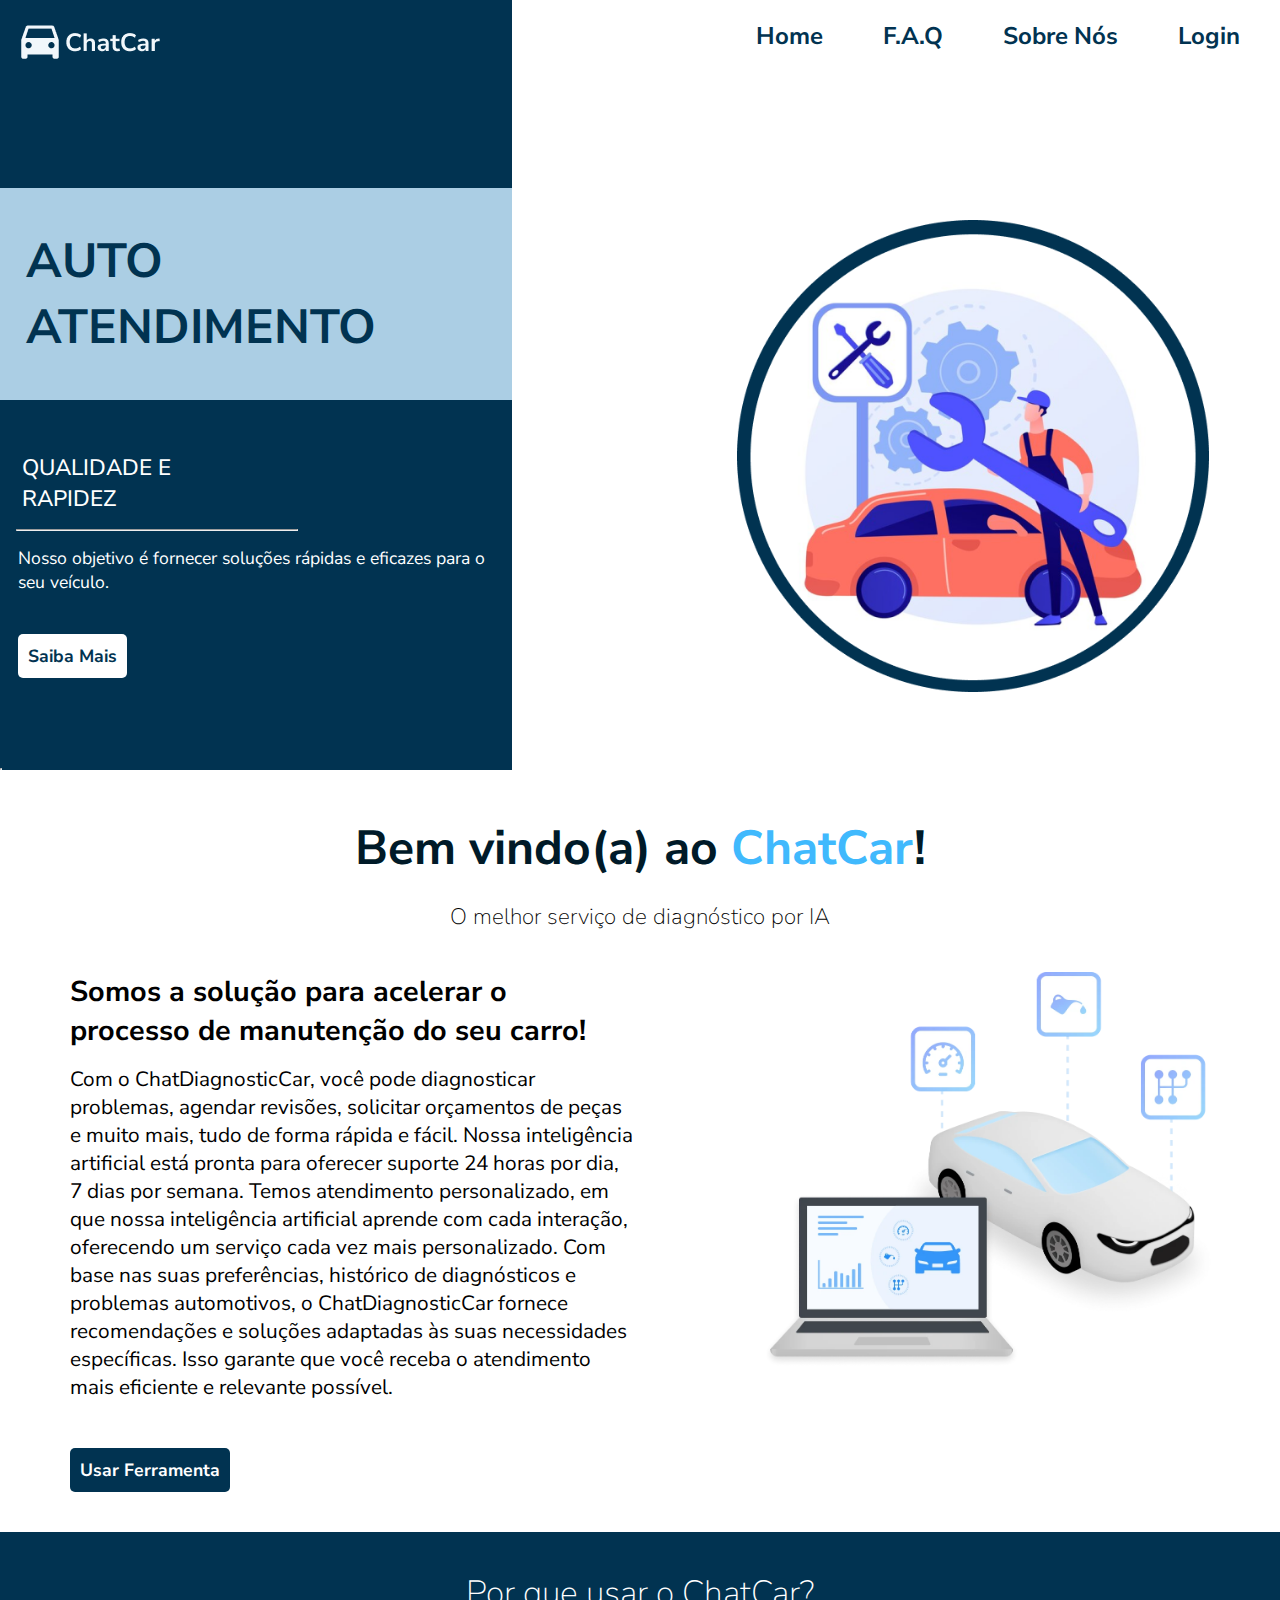
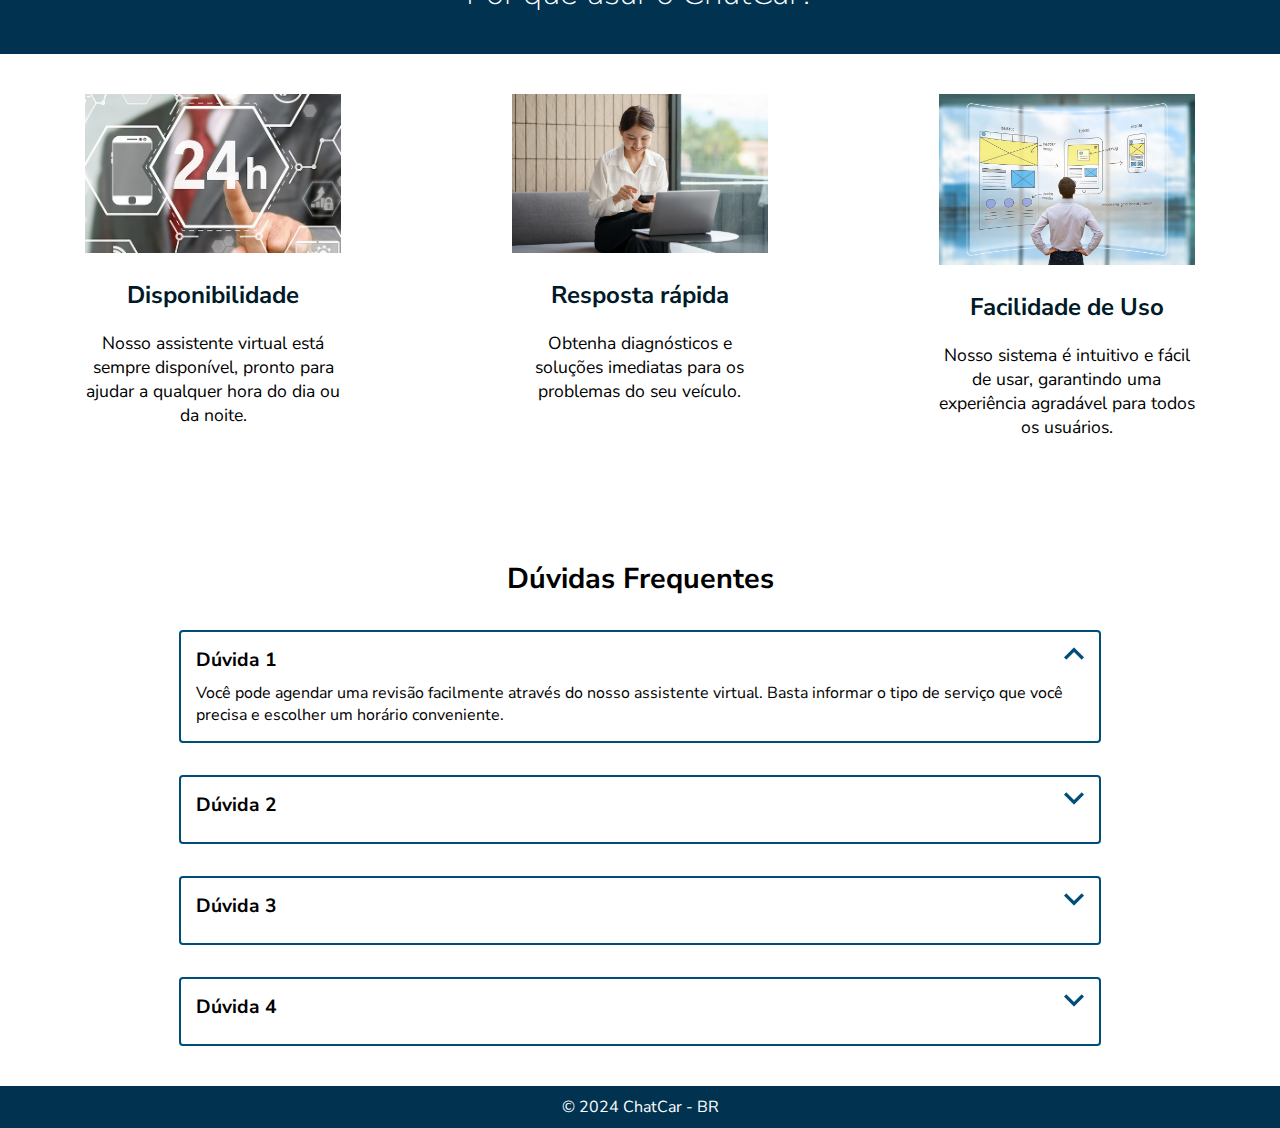
<file: index.html>
<!DOCTYPE html>
<html lang="pt-br">

<head>
    <meta charset="UTF-8">
    <meta name="viewport" content="width=device-width, initial-scale=1.0">
    <link rel="stylesheet" href="css/style.css">
    <title>Home</title>
</head>

<body>
    <div class="container">
        <header>
            <nav>
                <div class="menu-hamburger">
                    <img id="logocarro" src="img/logocelular.png" alt="logo" class="mostrar">
                    <button id="hamburger-menu" class="hamburger">
                        ☰
                    </button>
                </div>
                <ul id="nav-links" class="nav-links">
                    <button class="mostrar" id="close-menu" class="close-menu">✖</button>
                    <li><a href="index.html">Home</a></li>
                    <li><a href="index.html#duvidas">F.A.Q</a></li>
                    <li><a href="html/sobre-nos.html">Sobre Nós</a></li>
                    <li><a href="html/login.html">Login</a></li>
                </ul>
            </nav>
            <h1>Diagnóstico automotivo</h1>
        </header>
        <section class="texto_apresentacao">
            <h2 id="titulo" class="mostrar">Auto Atendimento</h2>
            <img id="logoprincipal" class="esconder" src="img/Logo-home.png" alt="logo">
            <div class="h2 esconder">
                <h2 class="esconder">Auto Atendimento</h2>
            </div>
            <h3 class="esconder">Qualidade e <br>Rapidez</h3>
            <hr class="esconder">
            <p class="esconder">Nosso objetivo é fornecer soluções rápidas e eficazes para o seu veículo.</p>
            <a class="esconder" href="#bem-vindo">Saiba Mais</a>
            <hr class="esconder" id="espacinho">
        </section>
        <section class="banner">
            <img src="img/vetor.png" alt="homem fazendo manutenção de carro - imagem ilustrativa">
        </section>
        <section class="omg">
            <h3 class="mostrar">Qualidade e <br>Rapidez</h3>
            <hr class="mostrar">
            <p class="mostrar">Nosso objetivo é fornecer soluções rápidas e eficazes para o seu veículo.</p>
            <a class="mostrar" id="botaoSaibaMais" href="#bem-vindo">Saiba Mais</a>
        </section>
    </div>

    <main id="bem-vindo" class="container2">
        <section class="titulo_bemvindo">
            <h2>Bem vindo(a) ao <span>ChatCar</span>!</h2>
        </section>
        <section class="subtitulo_bemvindo">
            <h3>O melhor serviço de diagnóstico por IA</h3>
        </section>
        <section class="conteudo_descricao">
            <h4>Somos a solução para acelerar o processo de manutenção do seu carro!</h4>
            <p>Com o ChatDiagnosticCar, você pode diagnosticar problemas, agendar revisões, solicitar orçamentos de peças e muito mais, tudo de forma rápida e fácil. Nossa inteligência artificial está pronta para oferecer suporte 24 horas por dia, 7 dias por semana. Temos atendimento personalizado, em que nossa inteligência artificial aprende com cada interação, oferecendo um serviço cada vez mais personalizado. Com base nas suas preferências, histórico de diagnósticos e problemas automotivos, o ChatDiagnosticCar fornece recomendações e soluções adaptadas às suas necessidades específicas. Isso garante que você receba o atendimento mais eficiente e relevante possível.</p>
            <div class="center">
                <a target="_blank" href="html/chatbot.html">Usar Ferramenta</a>
            </div>
        </section>
        <section class="img_apresentacao">
            <img id="img_apre" src="img/automacao.png" alt="imagem">
        </section>
    </main>

    <main class="container3">
        <section class="titulo_motivo">
            <h2>Por que usar o ChatCar?</h2>
        </section>
        <section class="conteudo_motivo1">
            <img src="img/disponibilidade.jpg" alt="imagem exemplo">
            <h3>Disponibilidade</h3>
            <p>Nosso assistente virtual está sempre disponível, pronto para ajudar a qualquer hora do dia ou da noite.</p>
        </section>
        <section class="conteudo_motivo2">
            <img src="img/resposta-rapida.png" alt="imagem exemplo 2">
            <h3>Resposta rápida</h3>
            <p>Obtenha diagnósticos e soluções imediatas para os problemas do seu veículo.</p>
        </section>
        <section class="conteudo_motivo3">
            <img src="img/facilidade-uso.jpg" alt="imagem exemplo 3">
            <h3>Facilidade de Uso</h3>
            <p>Nosso sistema é intuitivo e fácil de usar, garantindo uma experiência agradável para todos os usuários.</p>
        </section>
    </main>

    <main id="duvidas" class="faq">
        <section class="conteudoFAQ">
            <h2>Dúvidas Frequentes</h2>
            <section>
                <div class="duvidaFAQ">
                    <h3>Dúvida 1</h3>
                    <img src="img/expand_less.png" alt="seta para cima">
                </div>
                <p>Você pode agendar uma revisão facilmente através do nosso assistente virtual. Basta informar o tipo de serviço que você precisa e escolher um horário conveniente.</p>
            </section>
            <section>
                <div class="duvidaFAQ">
                    <h3>Dúvida 2</h3>
                    <img src="img/expand_more.png" alt="seta para cima">
                </div>
            </section>
            <section>
                <div class="duvidaFAQ">
                    <h3>Dúvida 3</h3>
                    <img src="img/expand_more.png" alt="seta para cima">
                </div>
            </section>
            <section>
                <div class="duvidaFAQ">
                    <h3>Dúvida 4</h3>
                    <img src="img/expand_more.png" alt="seta para cima">
                </div>
            </section>
        </section>
    </main>
    <footer>
        <p>© 2024 ChatCar - BR</p>
    </footer>
    <script>
        document.getElementById('hamburger-menu').addEventListener('click', function () {
            var navLinks = document.getElementById('nav-links');
            navLinks.classList.add('active');
        });

        document.getElementById('close-menu').addEventListener('click', function () {
            var navLinks = document.getElementById('nav-links');
            navLinks.classList.remove('active');
        });
    </script>
</body>

</html>
</file>
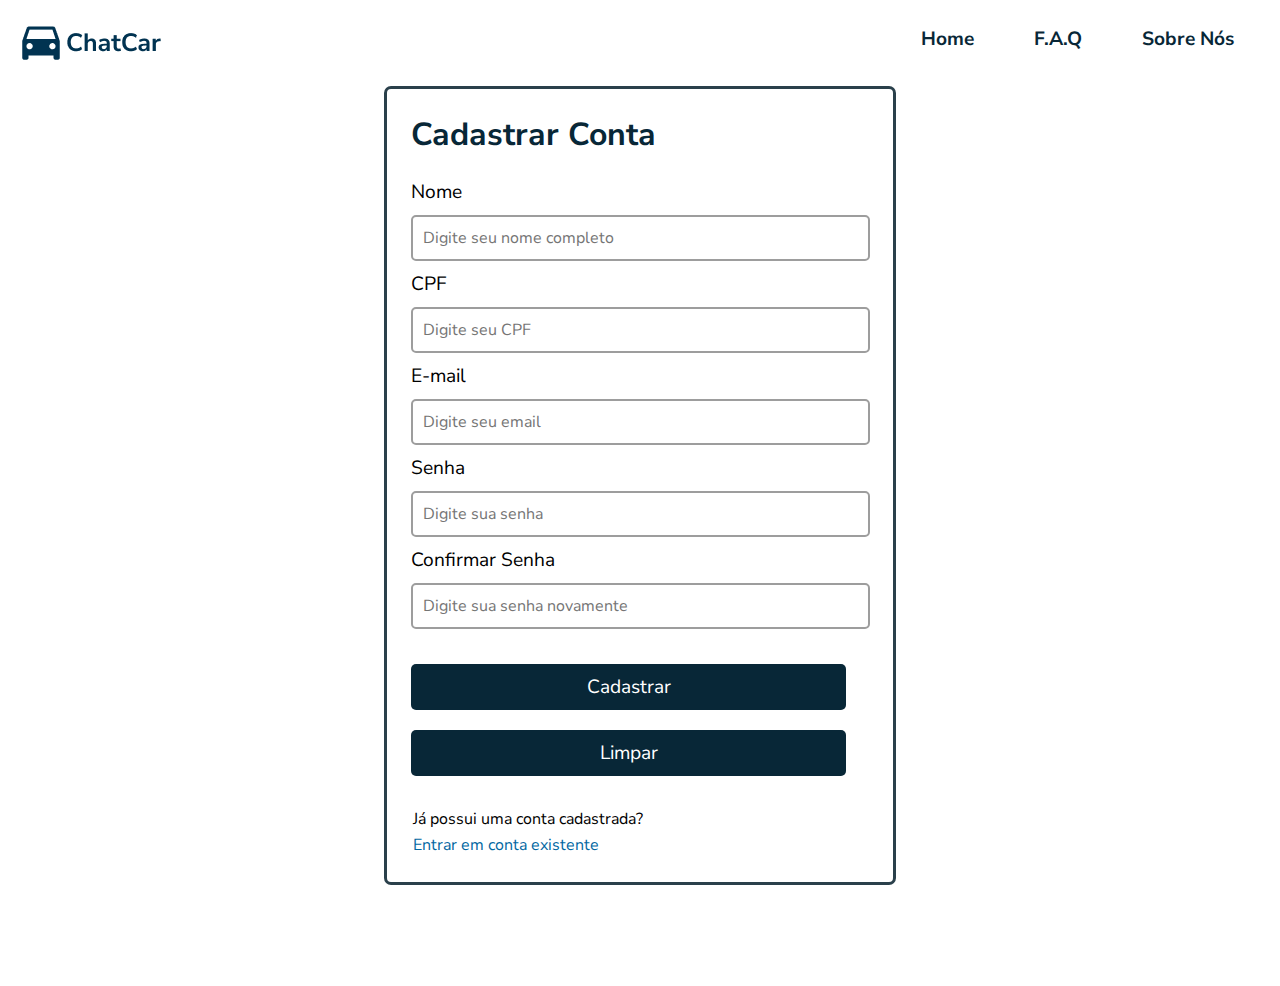
<file: html/cadastro.html>
<!DOCTYPE html>
<html lang="pt-br">

<head>
    <meta charset="UTF-8">
    <meta name="viewport" content="width=device-width, initial-scale=1.0">
    <link rel="stylesheet" href="../css/nav-geral.css">
    <link rel="stylesheet" href="../css/login-cadastro.css">
    <title>Cadastro</title>
</head>

<body>

    <div class="Nav_Celular">
        <nav>
            <div class="menu-hamburger">
                <img id="logocarro" src="../img/logo-celular.png" alt="logo" class="mostrar">
                <button id="hamburger-menu" class="hamburger">
                    ☰
                </button>
            </div>
            <ul id="nav-links" class="nav-links">
                <button id="close-menu" class="close-menu">✖</button>
                <li><a href="../index.html">Home</a></li>
                <li><a href="../index.html#duvidas">F.A.Q</a></li>
                <li><a href="sobre-nos.html">Sobre Nós</a></li>
                <li><a href="login.html">Login</a></li>
            </ul>
        </nav>
    </div>

    <nav class="NavHome">
        <img src="../img/Logo-nav.png" alt="logo">
        <ul>
            <li><a href="../index.html">Home</a></li>
            <li><a href="../index.html#duvidas">F.A.Q</a></li>
            <li><a href="sobre-nos.html">Sobre Nós</a></li>
        </ul>
    </nav>
    <main>
        <form action="cadastro" method="get">
            <fieldset>
                <h1>Cadastrar Conta</h1>

                <label for="idnome">Nome </label><br>
                <input type="text" required name="nome" id="idnome" placeholder="Digite seu nome completo"><br>

                <label for="idcpf">CPF </label><br>
                <input type="text" name="cpf" id="idcpf" pattern="\d{3}\.\d{3}\.\d{3}-\d{2}"
                    placeholder="Digite seu CPF"><br>

                <label for="idemail">E-mail </label><br>
                <input type="email" name="email" id="idemail" placeholder="Digite seu email"><br>

                <label for="idsenha">Senha </label><br>
                <input maxlength="6" type="password" name="senha" id="idsenha" placeholder="Digite sua senha"><br>

                <label for="idconfirmasenha">Confirmar Senha </label><br>
                <input maxlength="6" type="password" name="senha" id="idconfirmasenha"
                    placeholder="Digite sua senha novamente"><br>

                <input type="submit" value="Cadastrar">
                <input type="reset" value="Limpar">

                <p>Já possui uma conta cadastrada?</p>
                <a href="login.html">
                    <p>Entrar em conta existente</p>
                </a>
            </fieldset>
        </form>
    </main>
    <script>
        document.getElementById('hamburger-menu').addEventListener('click', function () {
            var navLinks = document.getElementById('nav-links');
            navLinks.classList.add('active');
        });

        document.getElementById('close-menu').addEventListener('click', function () {
            var navLinks = document.getElementById('nav-links');
            navLinks.classList.remove('active');
        });
    </script>
</body>
</html>
</file>
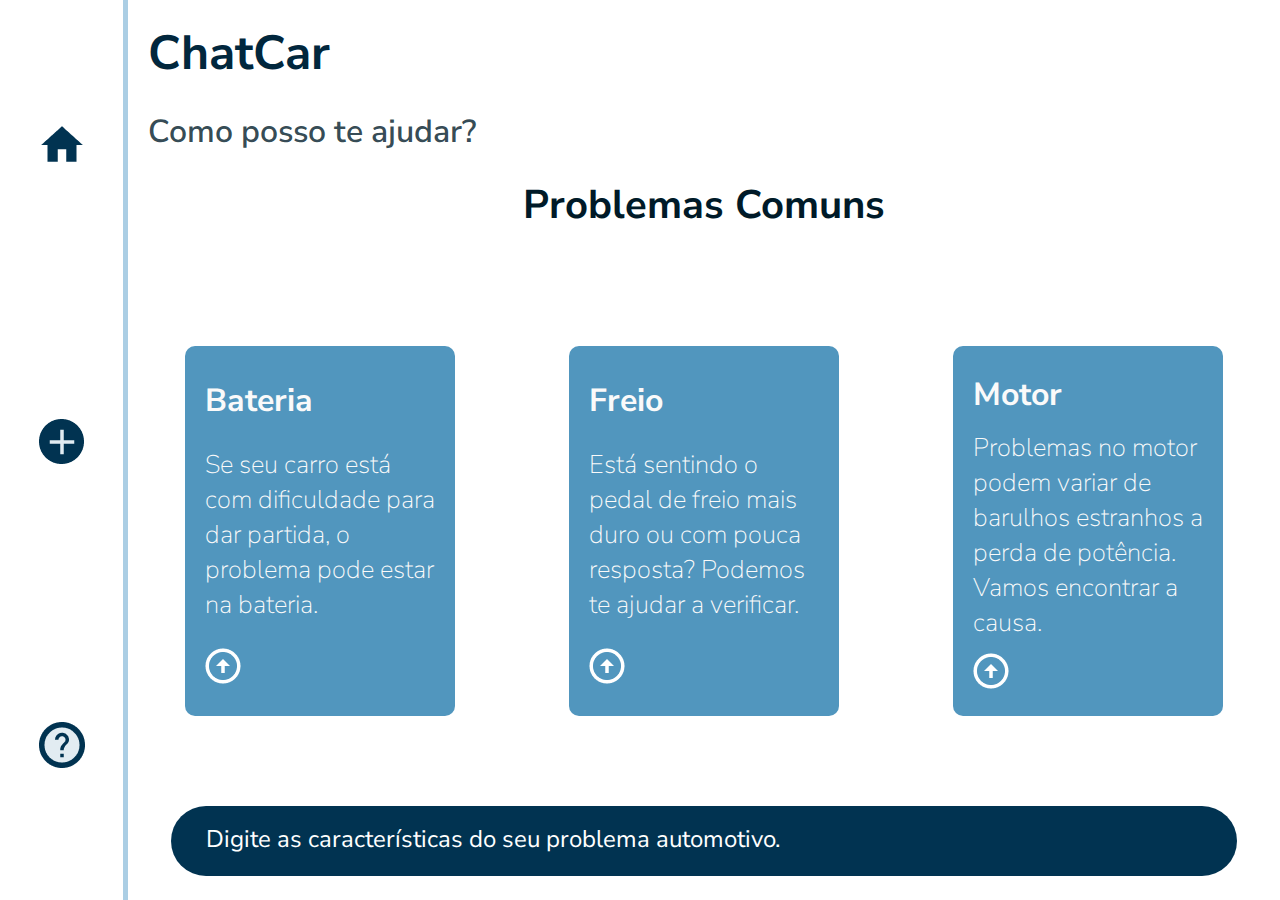
<file: html/chatbot.html>
<!DOCTYPE html>
<html lang="pt-br">

<head>
    <meta charset="UTF-8">
    <meta name="viewport" content="width=device-width, initial-scale=1.0">
    <link rel="stylesheet" href="../css/chatbot.css">
    <title>ChatBot - ChatCar</title>
</head>

<body>
    <div class="container">
        <div class="Nav_Celular">
            <nav>
                <div class="menu-hamburger">
                    <img id="logocarro" src="../img/logo-celular.png" alt="logo" class="mostrar">
                    <button id="hamburger-menu" class="hamburger">
                        ☰
                    </button>
                </div>
                <ul id="nav-links" class="nav-links">
                    <button id="close-menu" class="close-menu">✖</button>
                    <li><a href="../index.html">Home</a></li>
                    <li><a href="../index.html#duvidas">F.A.Q</a></li>
                    <li><a href="sobre-nos.html">Sobre Nós</a></li>
                    <li><a href="login.html">Login</a></li>
                </ul>
            </nav>
        </div>
        <header class="container1">
            <nav>
                <ul>
                    <li><a href="../index.html"><img src="../img/Logo-homeCasa.png" alt="logo home"></a></li>
                    <li><a href="#"><img src="../img/Logo-adicionar.png" alt="logo adicionar"></a></li>
                    <li><a href="../index.html#duvidas"><img src="../img//Logo-ajuda.png" alt="logo interrogacao"></a>
                    </li>
                </ul>
            </nav>
        </header>
        <section class="container2">
            <h1>ChatCar</h1>
        </section>
        <section class="container3">
            <h2>Como posso te ajudar?</h2>
        </section>
        <section class="container4">
            <h3>Problemas Comuns</h3>
        </section>
        <section class="container5">
            <div class="bloco">
                <h4>Bateria</h4>
                <p>Se seu carro está com dificuldade para dar partida, o problema pode estar na bateria.</p>
                <img src="../img/arrow_circle_up.png" alt="logo enviar">
            </div>
        </section>
        <section class="container6">
            <div class="bloco">
                <h4>Freio</h4>
                <p>Está sentindo o pedal de freio mais duro ou com pouca resposta? Podemos te ajudar a verificar.</p>
                <img src="../img/arrow_circle_up.png" alt="logo enviar">
            </div>
        </section>
        <section class="container7">
            <div class="bloco">
                <h4>Motor</h4>
                <p>Problemas no motor podem variar de barulhos estranhos a perda de potência. Vamos encontrar a causa.</p>
                <img src="../img/arrow_circle_up.png" alt="logo enviar">
            </div>
        </section>
        <section class="container8">
            <form action="mensagem">
                <input type="text" placeholder="Digite as características do seu problema automotivo.">
            </form>
        </section>
    </div>
    <script>
        document.getElementById('hamburger-menu').addEventListener('click', function () {
            var navLinks = document.getElementById('nav-links');
            navLinks.classList.add('active');
        });

        document.getElementById('close-menu').addEventListener('click', function () {
            var navLinks = document.getElementById('nav-links');
            navLinks.classList.remove('active');
        });
    </script>
</body>
</html>
</file>
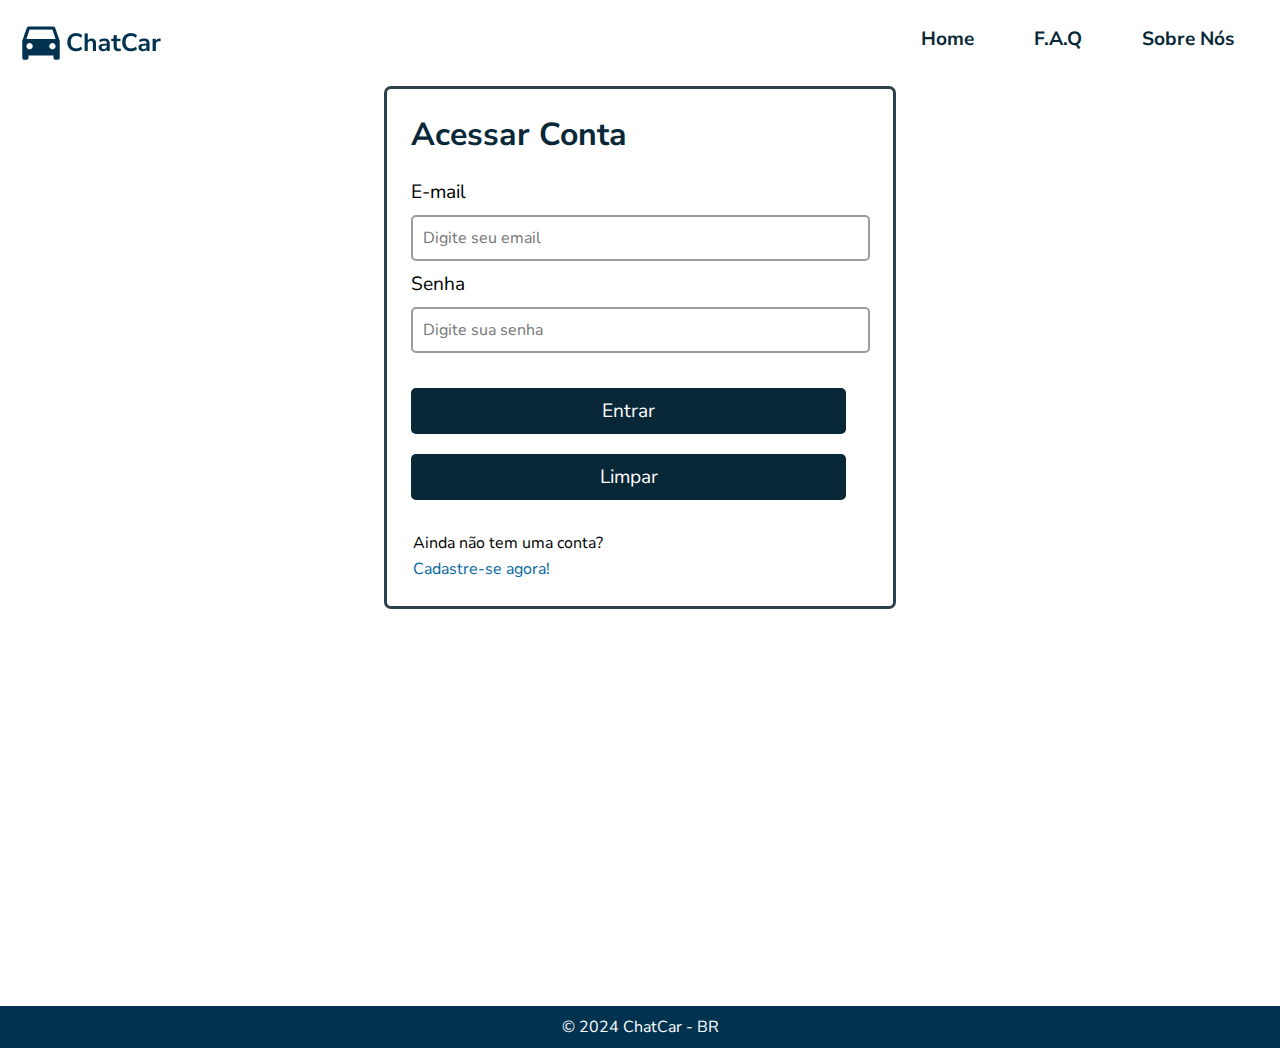
<file: html/login.html>
<!DOCTYPE html>
<html lang="pt-br">

<head>
    <meta charset="UTF-8">
    <meta name="viewport" content="width=device-width, initial-scale=1.0">
    <link rel="stylesheet" href="../css/nav-geral.css">
    <link rel="stylesheet" href="../css/login-cadastro.css">
    <title>Login</title>
</head>

<body>
    <div class="Nav_Celular">
        <nav>
            <div class="menu-hamburger">
                <img id="logocarro" src="../img/logo-celular.png" alt="logo" class="mostrar">
                <button id="hamburger-menu" class="hamburger">
                    ☰
                </button>
            </div>
            <ul id="nav-links" class="nav-links">
                <button id="close-menu" class="close-menu">✖</button>
                <li><a href="../index.html">Home</a></li>
                <li><a href="../index.html#duvidas">F.A.Q</a></li>
                <li><a href="sobre-nos.html">Sobre Nós</a></li>
                <li><a href="login.html">Login</a></li>
            </ul>
        </nav>
    </div>

    <nav class="NavHome">
        <img src="../img/Logo-nav.png" alt="logo">
        <ul>
            <li><a href="../index.html">Home</a></li>
            <li><a href="../index.html#duvidas">F.A.Q</a></li>
            <li><a href="sobre-nos.html">Sobre Nós</a></li>
        </ul>
    </nav>
    <main>
        <form action="login" method="get">
            <fieldset>
                <h1>Acessar Conta</h1>
                <label for="idemail">E-mail</label><br>
                <input type="email" name="email" id="idemail" placeholder="Digite seu email"><br>

                <label for="idsenha">Senha</label><br>
                <input maxlength="6" type="password" name="senha" id="idsenha" placeholder="Digite sua senha"><br>

                <input type="submit" value="Entrar">
                <input type="reset" value="Limpar">

                <p>Ainda não tem uma conta?</p>
                <a href="cadastro.html">
                    <p>Cadastre-se agora!</p>
                </a>
            </fieldset>
        </form>
    </main>
    <footer>
        <p>© 2024 ChatCar - BR</p>
    </footer>
    <script>
        document.getElementById('hamburger-menu').addEventListener('click', function () {
            var navLinks = document.getElementById('nav-links');
            navLinks.classList.add('active');
        });

        document.getElementById('close-menu').addEventListener('click', function () {
            var navLinks = document.getElementById('nav-links');
            navLinks.classList.remove('active');
        });
    </script>
</body>
</html>
</file>
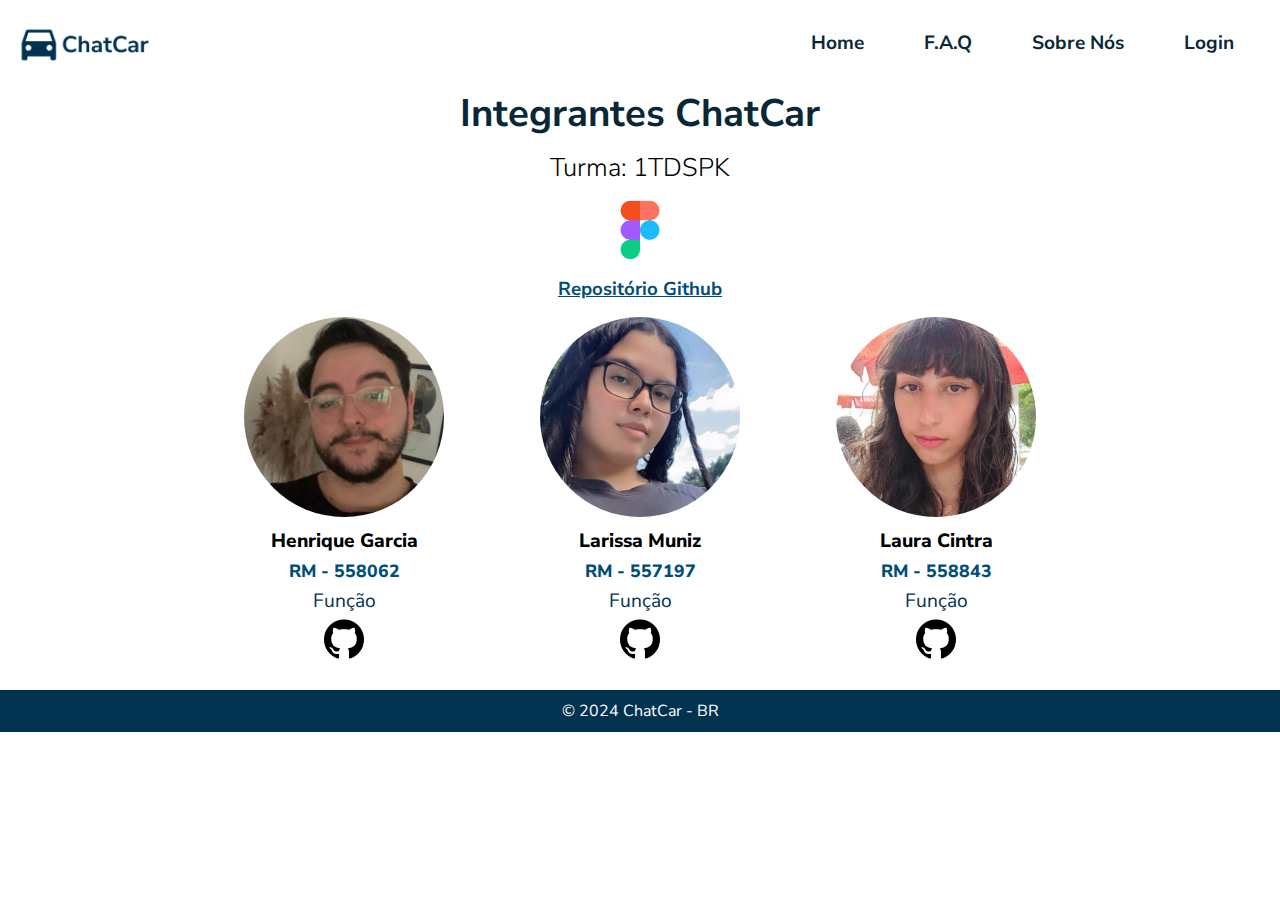
<file: html/sobre-nos.html>
<!DOCTYPE html>
<html lang="pt-br">

<head>
    <meta charset="UTF-8">
    <meta name="viewport" content="width=device-width, initial-scale=1.0">
    <link rel="stylesheet" href="../css/nav-geral.css">
    <link rel="stylesheet" href="../css/sobre-nos.css">
    <title>Sobre Nós - Página de Integrantes</title>
</head>

<body>
    <header>
        <div class="Nav_Celular">
            <nav>
                <div class="menu-hamburger">
                    <img id="logocarro" src="../img/logo-celular.png" alt="logo" class="mostrar">
                    <button id="hamburger-menu" class="hamburger">
                        ☰
                    </button>
                </div>
                <ul id="nav-links" class="nav-links">
                    <button id="close-menu" class="close-menu">✖</button>
                    <li><a href="../index.html">Home</a></li>
                    <li><a href="../index.html#duvidas">F.A.Q</a></li>
                    <li><a href="sobre-nos.html">Sobre Nós</a></li>
                    <li><a href="login.html">Login</a></li>
                </ul>
            </nav>
        </div>

        <nav class="NavHome">
            <img class="logo" src="../img/Logo-nav.png" alt="logo">
            <ul>
                <li><a href="../index.html">Home</a></li>
                <li><a href="../index.html#duvidas">F.A.Q</a></li>
                <li><a href="sobre-nos.html">Sobre Nós</a></li>
                <li><a href="login.html">Login</a></li>
            </ul>
        </nav>
        <h1>Integrantes ChatCar</h1>
    </header>
    <h2>Turma: 1TDSPK</h2>
    <a target="_blank"
        href="https://www.figma.com/file/whwMURtqIou1eqtucrqUzr/Prot%C3%B3tipo-Challenge?type=design&node-id=0%3A1&mode=design&t=iYevczBRwwXpuFpr-1"><img
            class="logo-figma" src="../img/Logo-figma.png" alt="logo-figma"></a>
    <a target="_blank" href="https://github.com/Laura-Cintra/Challenge-Front-End">
        <h3>Repositório Github</h3>
    </a>
    <main>
        <section>
            <img src="../img/fotoHenrique.jpg" alt="foto integrante">
            <h3>Henrique Garcia</h3>
            <h4>RM - 558062</h4>
            <p>Função</p>
            <a target="_blank" href="https://github.com/HenriqueDML"><img src="../img/Logo-github.png"
                    alt="logo github"></a>
        </section>
        <section>
            <img src="../img/fotoLarissa.jpg" alt="foto integrante">
            <h3>Larissa Muniz</h3>
            <h4>RM - 557197</h4>
            <p>Função</p>
            <a target="_blank" href="https://github.com/larissa557197"><img src="../img/Logo-github.png"
                    alt="logo github"></a>
        </section>
        <section>
            <img src="../img/fotoLaura.jpg" alt="foto integrante">
            <h3>Laura Cintra</h3>
            <h4>RM - 558843</h4>
            <p>Função</p>
            <a target="_blank" href="https://github.com/Laura-Cintra"><img src="../img/Logo-github.png"
                    alt="logo github"></a>
        </section>
    </main>
    <footer>
        <p>© 2024 ChatCar - BR</p>
    </footer>
    <script>
        document.getElementById('hamburger-menu').addEventListener('click', function () {
            var navLinks = document.getElementById('nav-links');
            navLinks.classList.add('active');
        });

        document.getElementById('close-menu').addEventListener('click', function () {
            var navLinks = document.getElementById('nav-links');
            navLinks.classList.remove('active');
        });
    </script>
</body>
</html>
</file>
<file: css/style.css>
@import url('https://fonts.googleapis.com/css2?family=Nunito+Sans:ital,opsz,wght@0,6..12,200..1000;1,6..12,200..1000&display=swap');

* {
    margin: 0;
    padding: 0;
    box-sizing: border-box;
    font-family: "Nunito Sans", sans-serif;
}

body {
    margin: 0;
}

h1 {
    display: none;
}

.container {
    display: grid;
    grid-template-columns: 40vw 60vw;
    grid-template-areas:
        'apresentacao header'
        'apresentacao banner';
}

header {
    grid-area: header;
    display: flex;
    justify-content: flex-end;
}

nav {
    display: flex;
    justify-content: space-between;
    margin: 10px;
    padding: 10px;
    font-weight: bold;
}

.nav-links {
    list-style: none;
    display: flex;
    gap: 20px;
}

.nav-links li {
    display: inline;
}

.nav-links a {
    text-decoration: none;
    padding: 20px;
    color: #013351;
    font-size: 1.5em;
}

.menu-hamburger {
    display: flex;
    align-items: center;
}

.hamburger {
    display: none;
    background: none;
    border: none;
    font-size: 40px;
    cursor: pointer;
}

.texto_apresentacao {
    grid-area: apresentacao;
    background-color: #013351;
    color: white;
}

.texto_apresentacao>img {
    max-width: 100%;
    padding: 15px;
}

.banner {
    grid-area: banner;
    display: flex;
    justify-content: center;
    align-items: center;
}

.banner>img {
    max-width: 75%;
    max-height: 75%;
    margin-left: 20%;
}

.h2 {
    background-color: #ABCEE4;
}

.h2>h2 {
    font-size: 3rem;
    width: 40%;
    margin: 20% 5% 10%;
    color: #013351;
    justify-content: flex-start;
    padding-top: 40px;
    padding-bottom: 40px;
    font-weight: bolder;
    text-transform: uppercase;
}

.texto_apresentacao>h3 {
    margin-left: 1em;
    margin-bottom: 3%;
    text-transform: uppercase;
    font-weight: 500;
    font-size: 1.4em;
}

hr {
    width: 55%;
    margin-bottom: 3%;
    margin-left: 1em;
}

#espacinho {
    width: 0;
    height: 0;
    padding: 0;
    margin: 0;
    margin-top: 100px;
}

.texto_apresentacao>p {
    font-size: 1.1em;
    margin-left: 1em;
    margin-bottom: 50px;
}

.texto_apresentacao a {
    font-size: 1.1em;
    background-color: white;
    color: #013351;
    text-decoration: none;
    padding: 10px;
    font-weight: bolder;
    border-radius: 5px;
    margin-bottom: 50px;
    margin-left: 1em;
}

.mostrar {
    display: none;
}

/* ============================== SEGUNDA TELA */

.container2 {
    display: grid;
    grid-template-columns: 55vw 45vw;
    grid-template-areas:
        'titulo_bemvindo titulo_bemvindo'
        'subtitulo_bemvindo subtitulo_bemvindo'
        'conteudo_descricao img_apresentacao';
    margin-top: 10px;
    margin-bottom: 50px;
}

.titulo_bemvindo {
    grid-area: titulo_bemvindo;
    color: #001A28;
    font-size: 2rem;
    display: flex;
    justify-content: center;
    align-items: center;
    margin-top: 30px;
    margin-bottom: 15px;
    padding: 5px;
}

.subtitulo_bemvindo {
    grid-area: subtitulo_bemvindo;
    color: #000;
    font-size: 1.2em;
    margin-bottom: 40px;
    text-align: center;
}

.subtitulo_bemvindo>h3 {
    font-weight: 200;
}

.conteudo_descricao {
    grid-area: conteudo_descricao;
    margin: 0 10%;
}

.conteudo_descricao>h4 {
    font-size: 1.8rem;
    margin-bottom: 15px;
}

.botaoFerramnta {
    grid-area: botaoFerramenta;
}

.conteudo_descricao>p {
    font-size: 1.3rem;
    margin-bottom: 10%;
}

.center>a {
    font-size: 1.1rem;
    background-color: #013351;
    color: white;
    text-decoration: none;
    padding: 10px;
    font-weight: bolder;
    border-radius: 5px;
}


.img_apresentacao {
    grid-area: img_apresentacao;
    margin: 0;
    padding: 0;
    margin: 0 10%;
}

.img_apresentacao img {
    width: 100%;
    height: auto;
    margin: 0;
    padding: 0;
}

span {
    color: #40B9FD;
}

/* ============================== TERCEIRA TELA */

.container3 {
    display: grid;
    grid-template-columns: 33, 3vw 33, 3vw 33, 3vw;
    grid-template-areas:
        'titulo_motivo titulo_motivo titulo_motivo'
        ' conteudo_motivo1 conteudo_motivo2 conteudo_motivo3 ';
    margin-bottom: 100px;
}

.titulo_motivo {
    grid-area: titulo_motivo;
    color: white;
    display: flex;
    align-items: start;
    font-size: 1.4rem;
}

.titulo_motivo>h2 {
    background-color: #013351;
    font-weight: lighter;
    width: 100%;
    text-align: center;
    margin-bottom: 40px;
    padding: 3%;
}

.conteudo_motivo1>h3,
.conteudo_motivo2>h3,
.conteudo_motivo3>h3 {
    margin-top: 20px;
    font-size: 1.5em;
    color: #001A28;
}

.conteudo_motivo1>img,
.conteudo_motivo2>img,
.conteudo_motivo3>img {
    width: 20vw;
}

.conteudo_motivo1>p,
.conteudo_motivo2>p,
.conteudo_motivo3>p {
    max-width: 60%;
    margin: 20px auto;
    font-size: 1.1rem;
}

.conteudo_motivo1 {
    grid-area: conteudo_motivo1;
    text-align: center;
}

.conteudo_motivo2 {
    grid-area: conteudo_motivo2;
    text-align: center;
}

.conteudo_motivo3 {
    grid-area: conteudo_motivo3;
    text-align: center;
}

/* ============================== QUARTA TELA */

.conteudoFAQ {
    width: 80%;
    margin: 0 auto;
    margin-bottom: 40px;
}

.conteudoFAQ>h2 {

    font-size: 1.8em;
    text-align: center;
}

.duvidaFAQ {
    display: flex;
}

.duvidaFAQ>h3 {
    width: 98%;
    font-size: 1.2em;
    margin-bottom: 1%;
}

.duvidaFAQ>img {
    width: auto;
    height: 13px;
}

.conteudoFAQ>section {
    padding: 15px;
    border: 2px solid #014D79;
    max-width: 90%;
    margin: 2em auto;
    border-radius: 4px;
}

footer{
    width: 100%;
    background-color: #013351;
    color: white;
    text-align: center;
}

footer > p{
    padding: 10px;
}

@media screen and (max-width: 1240px) {

    .h2 h2 {
        margin-left: 0;
        width: 15%;
        padding-top: 50px;
        padding-bottom: 50px;
        padding-left: 15px;
    }

    #logoprincipal {
        width: 40%;
    }

    .banner {
        margin-bottom: 90px;
    }

    .h2 h2 {
        font-size: 2.4rem;
    }

    .nav-links a {
        text-decoration: none;
        padding: 20px;
        color: #013351;
        font-size: 1.5em;
    }

}

@media screen and (max-width: 1200px) {

    .conteudo_motivo1>img,
    .conteudo_motivo2>img,
    .conteudo_motivo3>img {
        width: 25vw;
    }

}

@media screen and (max-width: 1150) {

    .titulo_bemvindo>h2 {
        margin: 0;
        font-size: 1em;
        text-align: center;
    }

    .subtitulo_bemvindo>h3 {
        font-size: 1rem;
    }

    .conteudo_descricao h4 {
        text-align: justify;
        font-size: 10rem;
        margin: 0;
        margin-top: 15px;
    }

    .conteudo_descricao p {
        text-align: justify;
        font-size: 1rem;
        margin: 0;
        margin-top: 15px;
        margin-bottom: 40px;
    }
}

@media screen and (max-width: 1004px) {

    .nav-links a {
        padding: 10px;
    }

    .banner {
        margin-bottom: 130px;
    }

    nav ul li {
        font-size: 14px;
    }
}

@media screen and (max-width: 755px) {
    .h2>h2 {
        margin: 40% 0 10%;
        font-size: 1.8rem;
        padding-top: 50px;
        padding-bottom: 50px;
    }

    nav {
        padding: 0;
    }

    .banner {
        margin-bottom: 180px;
    }

    .nav-links a {
        text-decoration: none;
        padding: 5px;
        color: #013351;
        font-size: 1.25em;
    }
}

@media screen and (max-width: 700px) {

    .container3 {
        display: grid;
        grid-template-columns: 33, 3vw 33, 3vw 33, 3vw;
        grid-template-areas:
            'titulo_motivo titulo_motivo titulo_motivo'
            'conteudo_motivo1 conteudo_motivo2 conteudo_motivo3';
    }

    /* Segunda tela */

    .titulo_bemvindo>h2 {
        margin: 0;
        font-size: 1.1em;
        text-align: center;
    }

    .subtitulo_bemvindo>h3 {
        font-size: 1rem;
    }

    .conteudo_descricao h4 {
        text-align: justify;
        font-size: 1rem;
        margin: 0;
        margin-top: 15px;
    }

    .conteudo_descricao p {

        text-align: justify;
        font-size: 1rem;
        margin: 0;
        margin-top: 15px;
        margin-bottom: 40px;
    }
}



@media screen and (max-width: 580px) {

    .container {
        height: auto;
        grid-template-columns: 100vw;
        grid-template-areas:
            'header'
            'apresentacao'
            'banner'
            'textoalt';
        margin-bottom: 30px;
    }

    .hamburger {
        display: block;
    }

    .nav-links {
        display: none;
        flex-direction: column;
        position: fixed;
        top: 0;
        left: 0;
        width: 100%;
        height: 50%;
        justify-content: center;
        align-items: center;
        background-color: rgba(0, 0, 0, 0.9);
        z-index: 10;
    }

    nav {
        width: 100%;
        padding: 0;
    }

    .nav-links li {
        margin: 20px 0;
    }

    .nav-links a {
        color: #ffffff;
        font-size: 24px;
    }

    .nav-links.active {
        display: flex;
    }

    .menu-hamburger {
        display: flex;
        width: 100%;
        justify-content: space-between;
    }

    .omg {
        text-align: center;
        grid-area: textoalt;
    }

    .texto_apresentacao {
        min-height: 100px;
        display: flex;
        justify-content: center;
        align-items: center;
    }

    .texto_apresentacao>h2 {
        font-size: 1.5rem;
        text-align: center;
    }

    h3 {
        font-size: 1.6rem;
        margin: 0;
        padding: 0;
    }

    hr {
        padding-bottom: 1px;
        background-color: #000;
        margin: 0 auto;
        margin-top: 20px;
        margin-bottom: 14px;
    }

    p {
        margin: 0;
        padding: 0;
        font-size: 1.1rem;
    }

    .mostrar {
        display: block;
    }

    #botaoSaibaMais {
        font-size: 1.1em;
        width: 200px;
        margin: 0 auto;
        margin-top: 30px;
        padding: 10px;
        background-color: #013351;
        color: white;
        text-decoration: none;
        font-weight: bolder;
        border-radius: 5px;
    }

    #logocarro {
        height: auto;
    }

    .banner img {
        margin: 0;
        width: 100vw;
        height: 100vw;
    }

    .banner {
        width: 100%;
        margin: 0 auto;
    }

    .esconder {
        display: none;
    }

    /* Segunda tela */

    .container2 {
        grid-template-columns: 100vw;
        grid-template-areas:
            'titulo_bemvindo'
            'subtitulo_bemvindo'
            'img_apresentacao'
            'conteudo_descricao';
    }

    .titulo_bemvindo {
        align-items: center;
        text-align: center;
    }

    .titulo_bemvindo>h2 {
        margin: 0;
        font-size: 1.7rem;
        text-align: center;
    }

    .subtitulo_bemvindo {
        padding: 5px;
    }

    .subtitulo_bemvindo>h3 {
        font-size: 1rem;
    }

    .conteudo_descricao h4 {
        text-align: center;
        font-size: 1rem;
        margin: 0;
        margin-top: 15px;
    }

    .conteudo_descricao p {
        text-align: justify;
        font-size: 1rem;
        margin: 0;
        margin-top: 15px;
        margin-bottom: 15px;
    }
    .center {
        display: flex;
        justify-content: center;
    }
    .img_apresentacao {
        display: flex;
        justify-content: center;
        align-items: center;
        margin: 0 auto;
        margin-bottom: 10px;
        padding: 0;
    }
    #img_apre {
        width: 90%;
        height: auto;
        margin-bottom: 0;
        padding-bottom: 0;
    }
    .nav-links {
        background-color: #001A28;
        opacity: 0.9;
    }
    #close-menu {
        position: absolute;
        top: 20px;
        right: 20px;
        font-size: 32px;
        border: none;
        background: none;
        color: #ffffff;
        cursor: pointer;
    }

    /* Terceira Tela */

    .container3 {
        display: grid;
        grid-template-columns: 100vw;
        grid-template-areas:
            'titulo_motivo'
            'conteudo_motivo1'
            'conteudo_motivo2'
            'conteudo_motivo3';
    }

    .conteudo_motivo1>img,
    .conteudo_motivo2>img,
    .conteudo_motivo3>img {
        width: 65vw;
    }
}

@media screen and (max-width: 380px) {

    .container3 {
        display: grid;
        grid-template-columns: 100vw;
        grid-template-areas:
            'titulo_motivo'
            'conteudo_motivo1'
            'conteudo_motivo2'
            'conteudo_motivo3';
    }
    .titulo_motivo {
        grid-area: titulo_motivo;
        color: white;
        display: flex;
        align-items: start;
        font-size: 1rem;
    }
    .conteudo_motivo1>img,
    .conteudo_motivo2>img,
    .conteudo_motivo3>img {
        width: 75vw;
        height: auto;
    }
}

@media screen and (max-width: 360px) {
    .container2 {
        grid-template-columns: 100vw;
        grid-template-areas:
            'titulo_bemvindo'
            'subtitulo_bemvindo'
            'img_apresentacao'
            'conteudo_descricao';
    }
    .center {
        margin-top: 40px;
    }
    .center>a {
        font-size: 0.9rem;
        background-color: #013351;
        color: white;
        text-decoration: none;
        padding: 10px;
        font-weight: bolder;
        border-radius: 5px;
    }
    .conteudo_descricao p {

        font-size: 0.5;
    }
}
</file>
<file: css/nav-geral.css>
@import url('https://fonts.googleapis.com/css2?family=Nunito+Sans:ital,opsz,wght@0,6..12,200..1000;1,6..12,200..1000&display=swap');

* {
    padding: 0;
    margin: 0;
    font-family: "Nunito Sans", sans-serif;
    font-style: normal;
}

nav {
    display: flex;
    justify-content: space-between;
    font-weight: bold;
    margin: 1em;
}

nav ul {
    display: flex;
    list-style: none;
}

nav ul li a {
    display: block;
    text-decoration: none;
    padding: 10px 30px;
    color: #082737;
    font-size: 1.2em;
}

.logo {
    min-width: 80px;
    max-width: 140px;
}

footer{
    margin-top: 20px;
    width: 100%;
    background-color: #013351;
    color: white;
    text-align: center;
}

footer > p{
    padding: 10px;
}
</file>
<file: css/login-cadastro.css>
main {
    height: 100vh;
}

form {
    max-width: 40%;
    margin: 20px auto;
}

fieldset {
    border: 3px solid #001a28d5;
    border-radius: 7px;
    padding: 1.5em;
}

h1 {
    color: #082737;
    font-size: 2em;
    margin-bottom: 5%;
}

label {
    font-size: 1.2em;
}

input {
    font-size: 1em;
    padding: 10px;
    margin: 10px 0;
    border: 2px solid #9D9D9D;
    border-radius: 5px;
    width: 95%;
}

input[type="submit"] {
    margin-top: 25px;
}

input[type="submit"],
input[type="reset"] {
    background-color: #082737;
    color: white;
    border: none;
    font-size: 1.2em;
}

input[type="reset"] {
    margin-bottom: 30px;
}

p {
    padding: 2px;
}

fieldset>a {
    color: #0267A2;
    text-decoration: none;
}

.Nav_Celular {
    display: none;
}

@media screen and (max-width: 700px) {
    form {
        max-width: 70%;
        margin: 20px auto;
    }
}

@media screen and (max-width: 670px) {
    nav ul li a {
        font-size: 1.1rem;
        padding-right: 10px;
        padding-left: 20px;
    }
}

@media screen and (max-width: 580px) {
    form {
        max-width: 85%;
        margin: 20px auto;
    }

    #logocarro {
        width: 180px;
        height: 45px;
        margin-top: 12px;
        margin-left: 5px;
    }

    .NavHome {
        display: none;
    }

    .Nav_Celular {
        width: 100%;
        display: flex;
        margin: 0;
        border-bottom: 3px solid black;
        height: 60px;
        padding: 0;
    }

    .hamburger {
        display: block;
        font-size: 44px;
        padding-top: 7px;
        padding-right: 10px;
        border: none;
        background: none;
        color: black;
    }

    .nav-links {
        display: none;
        flex-direction: column;
        position: fixed;
        top: 0;
        list-style: none;
        left: 0;
        width: 100%;
        height: 55%;
        justify-content: center;
        align-items: center;
        background-color: #001A28;
        opacity: 0.9;
    }

    nav {
        width: 100%;
        margin: 0;
        height: 60px;
        margin-top: -10px;
    }

    .nav-links li {
        margin: 20px 0;
    }

    .nav-links a {
        color: #ffffff;
        font-size: 24px;
        text-decoration: none;
    }

    .nav-links.active {
        display: flex;
    }

    .menu-hamburger {
        display: flex;
        width: 100%;
        justify-content: space-between;
        height: 60px;
        padding: 0;
    }

    .close-menu {
        position: absolute;
        top: 20px;
        right: 20px;
        font-size: 32px;
        border: none;
        background: none;
        color: #ffffff;
        cursor: pointer;
    }
}
</file>
<file: css/chatbot.css>
@import url('https://fonts.googleapis.com/css2?family=Nunito+Sans:ital,opsz,wght@0,6..12,200..1000;1,6..12,200..1000&display=swap');

* {

    font-family: "Nunito Sans", sans-serif;
    font-style: normal;
    margin: 0;
    padding: 0;
}

.container {
    display: grid;
    grid-template-columns: 10vw 30vw 30vw 30vw;
    grid-template-areas:
        'sidebar   titulo           titulo           titulo'
        'sidebar   subtitulo        subtitulo        subtitulo'
        'sidebar   tituloPrincipal  tituloPrincipal  tituloPrincipal'
        'sidebar   conteudo1        conteudo2        conteudo3'
        'sidebar   chat             chat             chat'
    ;
}

.container1 {
    grid-area: sidebar;
    border-right: 5px solid #ABCEE4;
    background-color: #fff;
    height: 100vh;
}

.container1 nav {
    height: 100vh;
}

.container1 nav ul {
    display: flex;
    flex-direction: column;
    flex-wrap: wrap;
    justify-content: space-around;
    height: 100%;
    align-items: center;
    list-style: none;
}

.container2 {
    grid-area: titulo;
}

.container3 {
    grid-area: subtitulo;
}

.container4 {
    grid-area: tituloPrincipal;
    text-align: center;
}

.container5 {
    grid-area: conteudo1;
    height: 550px;
    display: flex;
    justify-content: center;
    align-items: center;
}

.container6 {
    grid-area: conteudo2;
    height: 550px;
    display: flex;
    justify-content: center;
    align-items: center;
}

.container7 {
    grid-area: conteudo3;
    height: 550px;
    display: flex;
    justify-content: center;
    align-items: center;
}

.container8 {
    grid-area: chat;
    text-align: center;
}

input {
    background-color: #013351;
    color: white;
    padding: 15px;
    height: 40px;
    width: 90%;
    font-size: 1.1em;
    border-radius: 42px;
    border: none;
    margin-top: -1600px;
}

::-webkit-input-placeholder {
    color: white;
    font-size: 1.5rem;
    padding-left: 20px;
}

.bloco {
    width: 60%;
    height: 60%;
    background-color: #ABCEE4;
}

h1 {
    color: #01273D;
    font-size: 3em;
    margin-left: 20px;
    margin-top: 20px;
}

h2 {
    color: #001a28ce;
    font-weight: 600;
    font-size: 2em;
    margin-left: 20px;
}

h3 {
    text-align: center;
    color: #001A28;
    font-size: 2.5em;
}

.bloco {
    display: flex;
    flex-wrap: wrap;
    align-content: space-around;
    background-color: #5196BE;
    border-radius: 10px;
    color: #FAFAFA;
    font-weight: lighter;
    padding: 20px;
}

.bloco>h4 {
    font-size: 2rem;
}

p {
    font-size: 1.6rem;
}

.Nav_Celular {
    display: none;
    grid-area: navcel;
}

@media screen and (max-width: 895px) {
    h3 {
        font-size: 1.9rem;
    }

    .bloco>h4 {
        font-size: 1.6rem;
    }

    p {
        font-size: 1.2rem;
    }

}

@media screen and (max-width: 590px) {

    .container {
        display: grid;
        grid-template-columns: 50vw 50vw;
        grid-template-areas:
            'navcel navcel'
            'titulo titulo'
            'subtitulo subtitulo'
            'tituloPrincipal tituloPrincipal'
            'conteudo1  conteudo2'
            'conteudo3  conteudo3'
            'chat chat'
        ;
    }

    .Nav_Celular {
        width: 100%;
        height: 64px;
        grid-area: navcel;
        display: flex;
        border-bottom: 4px solid black;
    }

    .hamburger {
        display: block;
        font-size: 44px;
        padding-right: 10px;
        border: none;
        background: none;
        color: black;
    }

    .nav-links {
        display: none;
        flex-direction: column;
        position: fixed;
        top: 0;
        list-style: none;
        left: 0;
        width: 100%;
        height: 50%;
        justify-content: center;
        align-items: center;
        background-color: #001A28;
        opacity: 0.9;
    }

    nav {
        width: 100%;
        padding: 0;
    }

    .nav-links li {
        margin: 20px 0;
    }

    .nav-links a {
        color: #ffffff;
        font-size: 24px;
        text-decoration: none;
    }

    .nav-links.active {
        display: flex;
    }

    .menu-hamburger {
        display: flex;
        width: 100%;
        justify-content: space-between;
    }

    .close-menu {
        position: absolute;
        top: 20px;
        right: 20px;
        font-size: 32px;
        border: none;
        background: none;
        color: #ffffff;
        cursor: pointer;
    }

    .container1 {
        display: none;
    }

    .container2 {
        font-size: 0.7rem;
    }

    .container3 {
        font-size: 0.7rem;
    }

    .container4 {
        margin-top: 20px;
    }

    .container4 h3 {
        font-size: 1.6rem;
        color: #022033;
    }

    .container5,
    .container6,
    .container7 {
        height: 300px;
        text-align: justify;
    }

    .container5 p,
    .container6 p,
    .container7 p {
        font-size: 0.9rem;
    }

    .container5 h4,
    .container6 h4,
    .container7 h4 {
        font-size: 1.1rem;
    }

    form {
        margin-bottom: 20px;
    }

    input {
        height: 34px;
    }

    ::-webkit-input-placeholder {
        color: white;
        font-size: 0.9rem;
        padding: 0;
        text-align: center;
    }

    #logocarro {
        width: 180px;
        height: 46px;
        margin-top: 5px;
    }
}
</file>
<file: css/sobre-nos.css>
* {
    text-align: center;
}

body {
    height: 100vh;
}

header {
    color: #082737;
    text-align: center;
    margin-top: 20px;
}

h1 {
    font-size: 2.4em;
    padding: 5px;
}

main {
    display: flex;
    justify-content: center;
    flex-wrap: wrap;
}

h2 {
    font-size: 1.6em;
    font-weight: 300;
    padding: 5px;
}

.logo-figma {
    max-width: 70px;
    padding: 5px;
}

a {
    color: #014D79;
}

section {
    justify-content: space-between;
    margin: 5px 3em;
}

section>img {
    margin-top: 5%;
    max-width: 200px;
    border-radius: 50%;
}

section>h3 {
    text-align: center;
    font-size: 1.2em;
    font-weight: 800;
    padding: 5px;
}

section>h4 {
    font-size: 1.1em;
    font-weight: 800;
    color: #014D79;
}

section>p {
    font-size: 1.2em;
    padding: 5px;
    color: #013351;
}

.Nav_Celular {
    display: none;
}

@media screen and (max-width: 670px) {
    nav ul li a {
        font-size: 1.1rem;
        padding-right: 10px;
        padding-left: 20px;
    }
}

@media screen and (max-width: 580px) {
    .NavHome {
        display: none;
    }

    .Nav_Celular {
        width: 100%;
        display: flex;
        margin: 0;
        border-bottom: 4px solid black;
        height: 60px;
        padding: 0;
    }

    .hamburger {
        display: block;
        font-size: 44px;
        padding-right: 10px;
        border: none;
        background: none;
        color: black;
    }

    .nav-links {
        display: none;
        flex-direction: column;
        position: fixed;
        top: 0;
        list-style: none;
        left: 0;
        width: 100%;
        height: 50%;
        justify-content: center;
        align-items: center;
        background-color: #001A28;
        opacity: 0.9;
    }

    nav {
        width: 100%;
        margin: 0;
        height: 60px;
        margin-top: -10px;
    }

    .nav-links li {
        margin: 20px 0;
    }

    .nav-links a {
        color: #ffffff;
        font-size: 24px;
        text-decoration: none;
    }

    .nav-links.active {
        display: flex;
    }

    .menu-hamburger {
        display: flex;
        width: 100%;
        justify-content: space-between;
        height: 60px;
        padding: 0;
    }

    .close-menu {
        position: absolute;
        top: 20px;
        right: 20px;
        font-size: 32px;
        border: none;
        background: none;
        color: #ffffff;
        cursor: pointer;
    }

}
</file>
